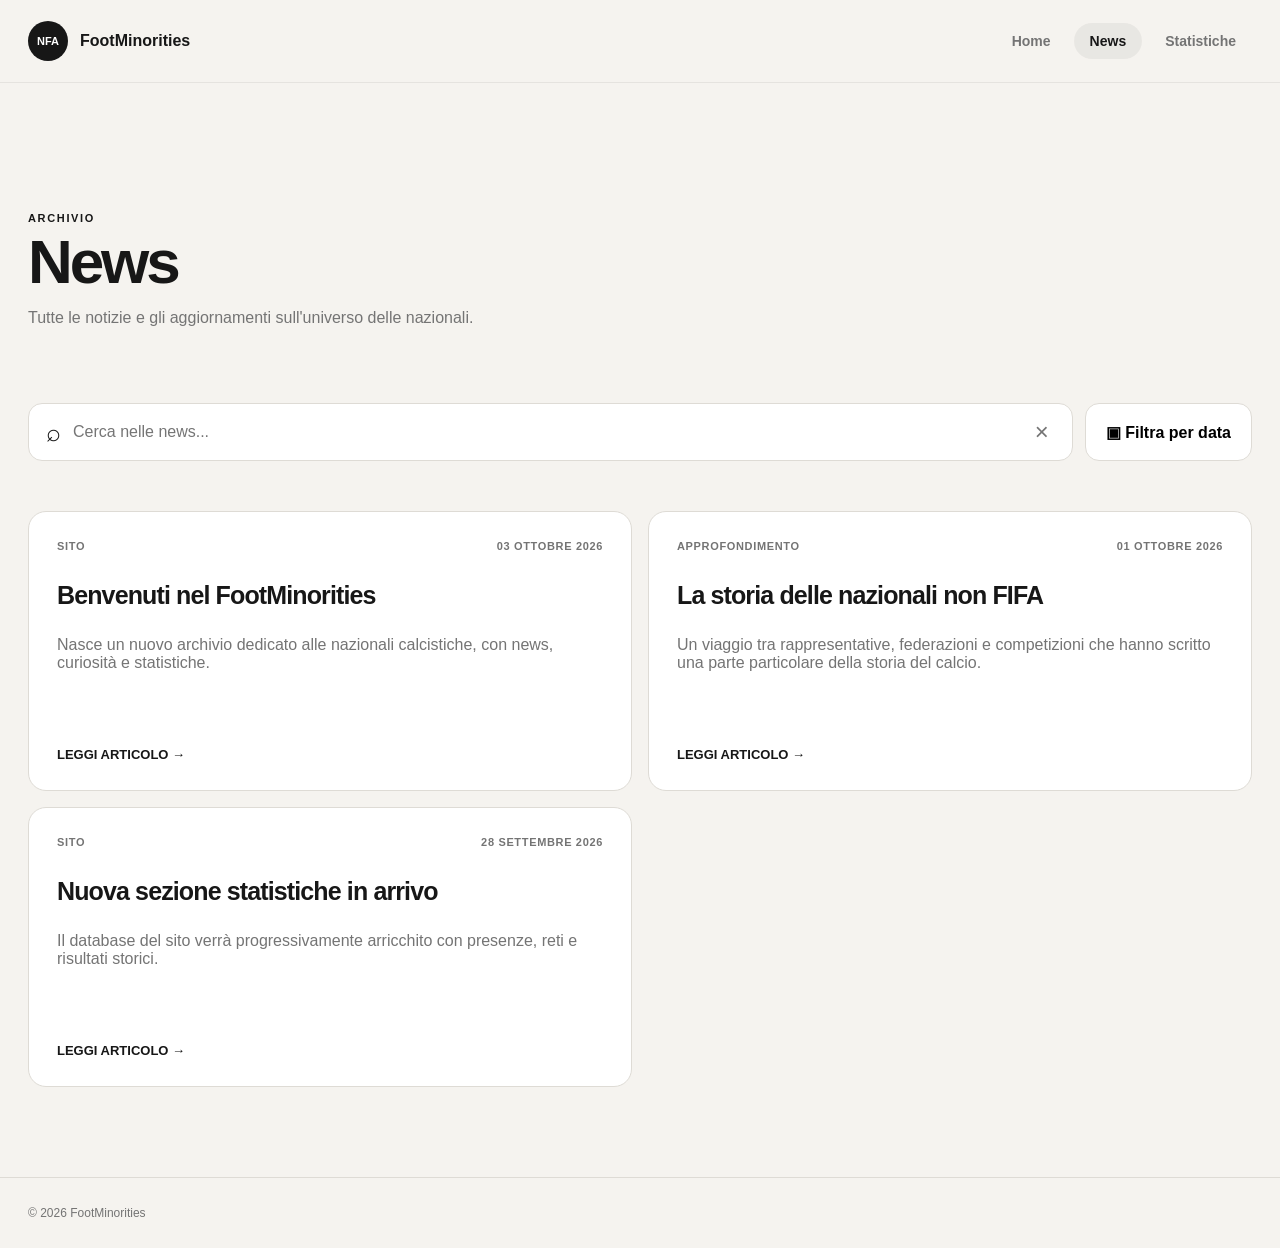
<file: news.html>
<!doctype html><html lang="it"><head><meta charset="utf-8"><meta name="viewport" content="width=device-width,initial-scale=1"><title>News — FootMinorities</title><link rel="stylesheet" href="style.css"></head><body>
<header><div class="header"><a class="brand" href="index.html"><span class="logo">NFA</span><span>FootMinorities</span></a><nav><a href="index.html">Home</a><a class="active" href="news.html">News</a><a href="statistiche.html">Statistiche</a></nav></div></header>
<main class="page"><section class="title"><small>ARCHIVIO</small><h1>News</h1><p>Tutte le notizie e gli aggiornamenti sull'universo delle nazionali.</p></section>
<section class="tools"><div class="search"><span>⌕</span><input id="search" type="search" placeholder="Cerca nelle news..."><button id="clear">×</button></div><button id="calendar" class="button">▣ Filtra per data</button><div id="panel" class="panel" hidden><div class="dategrid"><label>Giorno<select id="day"><option value="">Tutti</option></select></label><label>Mese<select id="month"><option value="">Tutti</option><option value="1">Gennaio</option><option value="2">Febbraio</option><option value="3">Marzo</option><option value="4">Aprile</option><option value="5">Maggio</option><option value="6">Giugno</option><option value="7">Luglio</option><option value="8">Agosto</option><option value="9">Settembre</option><option value="10">Ottobre</option><option value="11">Novembre</option><option value="12">Dicembre</option></select></label><label>Anno<select id="yearFilter"><option value="">Tutti</option></select></label></div><div class="actions"><button id="reset" class="button">Azzera</button><button id="apply" class="primary">Applica</button></div></div></section>
<div id="filters"></div><section id="allNews" class="cards all"></section></main><footer>© <span id="footerYear"></span> FootMinorities</footer><script src="script.js"></script></body></html>
</file>
<file: style.css>
:root{--bg:#f5f3ef;--white:#fff;--text:#171717;--muted:#747474;--line:#dedbd5;--max:1280px}*{box-sizing:border-box}body{margin:0;background:var(--bg);color:var(--text);font-family:Inter,-apple-system,BlinkMacSystemFont,"Segoe UI",sans-serif}a{color:inherit;text-decoration:none}header{position:sticky;top:0;z-index:10;background:#f5f3efee;backdrop-filter:blur(14px);border-bottom:1px solid #0001}.header{max-width:var(--max);min-height:82px;margin:auto;padding:0 28px;display:flex;align-items:center;justify-content:space-between}.brand{display:flex;align-items:center;gap:12px;font-weight:750}.logo{width:40px;height:40px;border-radius:50%;background:#171717;color:white;display:grid;place-items:center;font-size:11px}nav{display:flex;gap:7px}nav a{padding:10px 16px;border-radius:999px;color:var(--muted);font-size:14px;font-weight:650}nav a:hover,nav a.active{color:var(--text);background:#0000000d}.hero{max-width:var(--max);height:min(680px,calc(100vh - 110px));min-height:500px;margin:28px auto 0;border-radius:18px;overflow:hidden;position:relative;background:#222}.hero img{width:100%;height:100%;object-fit:cover;filter:brightness(.7)}.heroText{position:absolute;left:0;right:0;bottom:0;padding:70px 64px 58px;color:#fff;background:linear-gradient(transparent,#000c)}small{font-size:11px;font-weight:800;letter-spacing:.15em}.heroText h1{font-size:clamp(42px,6vw,76px);line-height:.98;letter-spacing:-.055em;margin:8px 0}.heroText p{max-width:600px;color:#fffd;font-size:17px}.section,.page{max-width:var(--max);margin:auto;padding:90px 28px}.sectionHead{display:flex;align-items:end;justify-content:space-between;margin-bottom:28px}.sectionHead h2,.title h1{font-size:clamp(38px,5vw,62px);line-height:1;letter-spacing:-.05em;margin:5px 0}.sectionHead a{font-size:13px;font-weight:750;text-transform:uppercase}.cards{display:grid;grid-template-columns:repeat(3,1fr);gap:16px}.card{min-height:280px;padding:28px;background:#fff;border:1px solid var(--line);border-radius:18px;display:flex;flex-direction:column;transition:.2s}.card:hover{transform:translateY(-3px);box-shadow:0 14px 35px #0000000f}.meta{display:flex;justify-content:space-between;color:var(--muted);font-size:11px;font-weight:750;text-transform:uppercase;letter-spacing:.06em;margin-bottom:30px}.card h2{font-size:25px;line-height:1.05;letter-spacing:-.035em;margin:0 0 12px}.card p,.title p{color:var(--muted)}.card a{margin-top:auto;padding-top:28px;font-size:13px;font-weight:750;text-transform:uppercase}.title{padding:35px 0 60px}.title p{max-width:620px}.tools{display:flex;gap:12px;position:relative;margin-bottom:20px}.search{flex:1;min-height:58px;background:#fff;border:1px solid var(--line);border-radius:14px;display:flex;align-items:center;padding:0 17px;gap:10px}.search span{font-size:25px}.search input{width:100%;border:0;outline:0;font:inherit;background:transparent}.search button{border:0;background:none;font-size:24px;color:var(--muted);cursor:pointer}.button,.primary{min-height:58px;padding:0 20px;border-radius:14px;font:inherit;font-weight:700;cursor:pointer;border:1px solid var(--line);background:#fff}.primary{background:#171717;color:#fff;border-color:#171717}.panel{position:absolute;right:0;top:70px;z-index:5;width:560px;padding:22px;background:#fff;border:1px solid var(--line);border-radius:16px;box-shadow:0 20px 50px #0002}.dategrid{display:grid;grid-template-columns:1fr 1fr 1fr;gap:12px}.dategrid label{font-size:11px;font-weight:800;color:var(--muted);text-transform:uppercase}.dategrid select{display:block;width:100%;margin-top:7px;height:44px;border:1px solid var(--line);border-radius:10px;background:#fff}.actions{display:flex;justify-content:flex-end;gap:8px;margin-top:18px}.actions button{min-height:42px}.all{grid-template-columns:repeat(2,1fr)}#filters{min-height:30px;color:var(--muted);font-size:12px}.empty{grid-column:1/-1;min-height:300px;background:#fff;border:1px solid var(--line);border-radius:18px;display:grid;place-items:center;align-content:center;text-align:center;padding:40px}.empty p{color:var(--muted)}.placeholder{min-height:430px;background:#fff;border:1px solid var(--line);border-radius:18px;display:grid;place-items:center;align-content:center;text-align:center;padding:50px}.placeholder b{width:64px;height:64px;border:1px solid var(--line);border-radius:50%;display:grid;place-items:center}.placeholder h2{font-size:34px;letter-spacing:-.04em;margin:20px 0 0}.placeholder p{max-width:550px;color:var(--muted)}footer{max-width:var(--max);margin:auto;padding:28px;border-top:1px solid var(--line);color:var(--muted);font-size:12px}@media(max-width:850px){.header{min-height:70px;padding:0 18px}.brand span:last-child{display:none}.hero{margin:18px;min-height:520px}.heroText{padding:45px 28px 35px}.section,.page{padding:65px 18px}.cards,.all{grid-template-columns:1fr}.tools{flex-direction:column}.search,.button{width:100%}.panel{position:static;width:100%}}@media(max-width:520px){nav a{font-size:12px;padding:8px 10px}.heroText h1{font-size:44px}.sectionHead{align-items:flex-start;flex-direction:column}.dategrid{grid-template-columns:1fr}}
/* =========================
   STATISTICHE
   ========================= */

.statistics-page {
    min-height: calc(100vh - 80px);
    display: grid;
    grid-template-columns: 1fr 360px;
    gap: 50px;
    padding: 60px;
}

.statistics-intro h1 {
    font-size: 48px;
    margin-bottom: 20px;
}

.statistics-intro p {
    max-width: 600px;
    font-size: 18px;
    line-height: 1.6;
}


/* LISTA NAZIONALI */

.teams-sidebar {
    border-left: 1px solid #ddd;
    padding-left: 30px;
}

.teams-sidebar h2 {
    margin-top: 0;
    margin-bottom: 20px;
}

.team-item {
    width: 100%;
    display: flex;
    align-items: center;
    gap: 15px;

    padding: 15px 10px;

    border: 0;
    border-bottom: 1px solid #ddd;

    background: transparent;

    cursor: pointer;

    text-align: left;

    transition: background 0.2s ease;
}

.team-item:hover {
    background: #f3f3f3;
}

.team-item img {
    width: 42px;
    height: 42px;
    object-fit: contain;
}

.team-name {
    flex: 1;
    font-size: 16px;
    font-weight: 600;
}

.team-arrow {
    font-size: 22px;
}


/* =========================
   PANNELLO PARTITE
   ========================= */

.matches-overlay {
    position: fixed;
    inset: 0;

    background: rgba(0, 0, 0, 0.35);

    opacity: 0;
    pointer-events: none;

    transition: opacity 0.3s ease;

    z-index: 90;
}

.matches-overlay.open {
    opacity: 1;
    pointer-events: auto;
}


.matches-panel {
    position: fixed;

    top: 0;
    right: 0;

    width: min(50vw, 720px);
    height: 100vh;

    background: white;

    z-index: 100;

    padding: 45px;

    overflow-y: auto;

    transform: translateX(100%);

    transition: transform 0.35s ease;

    box-shadow: -10px 0 30px rgba(0, 0, 0, 0.15);
}

.matches-panel.open {
    transform: translateX(0);
}


.close-panel,
.close-lightbox {
    position: absolute;

    top: 20px;
    right: 25px;

    border: 0;

    background: transparent;

    font-size: 32px;

    cursor: pointer;
}


.matches-title {
    font-size: 32px;
    margin-bottom: 30px;
}


.match-item {
    width: 100%;

    padding: 20px;

    margin-bottom: 12px;

    border: 1px solid #ddd;

    background: #fff;

    cursor: pointer;

    text-align: left;

    transition: 0.2s ease;
}

.match-item:hover {
    background: #f5f5f5;
    transform: translateX(-3px);
}

.match-date {
    font-size: 13px;
    color: #777;

    margin-bottom: 8px;
}

.match-score {
    font-size: 20px;
    font-weight: 700;
}


/* =========================
   LIGHTBOX
   ========================= */

.report-lightbox {
    position: fixed;

    inset: 0;

    background: rgba(0, 0, 0, 0.85);

    display: flex;
    align-items: center;
    justify-content: center;

    padding: 40px;

    opacity: 0;
    pointer-events: none;

    transition: opacity 0.25s ease;

    z-index: 200;
}

.report-lightbox.open {
    opacity: 1;
    pointer-events: auto;
}

.report-lightbox img {
    max-width: 90vw;
    max-height: 90vh;

    object-fit: contain;

    background: white;
}


/* =========================
   MOBILE
   ========================= */

@media (max-width: 800px) {

    .statistics-page {
        grid-template-columns: 1fr;
        padding: 30px 20px;
    }

    .teams-sidebar {
        border-left: 0;
        padding-left: 0;
    }

    .matches-panel {
        width: 100vw;
        padding: 35px 25px;
    }

}

/* =========================
   RIQUADRI STATISTICHE
   ========================= */

.statistics-main {
    min-width: 0;
}

.statistics-cards {
    display: grid;
    grid-template-columns: repeat(2, 1fr);
    gap: 18px;
    margin-top: 45px;
    max-width: 900px;
}

.stat-card {
    min-height: 150px;
    padding: 28px;
    border: 1px solid #ddd;
    background: #fff;

    display: flex;
    flex-direction: column;
    justify-content: space-between;
}

.stat-card-label {
    font-size: 14px;
    color: #777;

    text-transform: uppercase;
    letter-spacing: 0.06em;
}

.stat-card strong {
    font-size: 42px;
    line-height: 1;
    font-weight: 700;
}


@media (max-width: 800px) {

    .statistics-cards {
        grid-template-columns: 1fr;
        margin-top: 30px;
    }

    .stat-card {
        min-height: 120px;
    }

}
</file>
